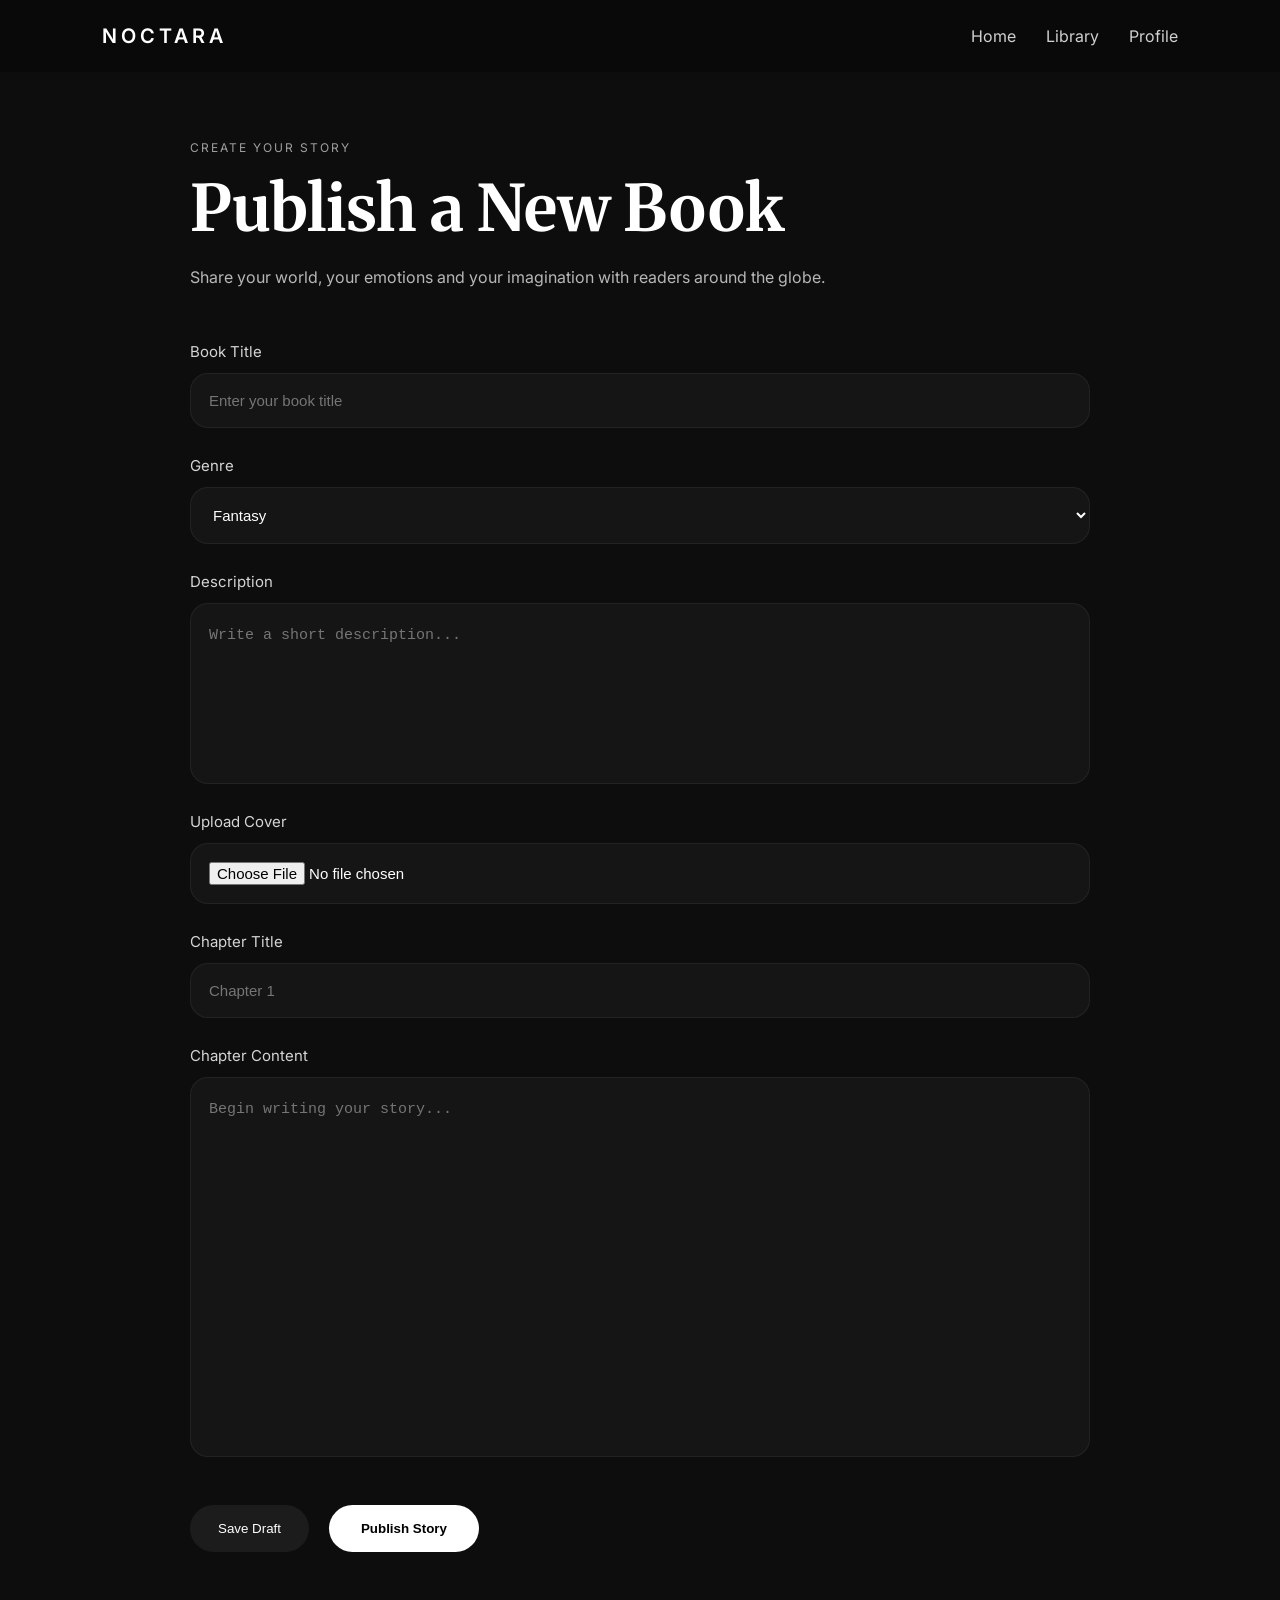
<file: upload.html>
<!DOCTYPE html>
<html lang="en">
<head>

  <meta charset="UTF-8"/>
  <meta name="viewport" content="width=device-width, initial-scale=1.0"/>

  <title>Upload Story</title>

  <link rel="stylesheet" href="style.css"/>

  <link rel="preconnect" href="https://fonts.googleapis.com">
  <link href="https://fonts.googleapis.com/css2?family=Inter:wght@300;400;500;600&family=Merriweather:wght@400;700&display=swap" rel="stylesheet">

</head>

<body>

  <nav class="navbar">

    <div class="logo">NOCTARA</div>

    <div class="nav-links">
      <a href="index.html">Home</a>
      <a href="#">Library</a>
      <a href="#">Profile</a>
    </div>

  </nav>

  <section class="upload-section">

    <div class="upload-container">

      <p class="upload-label">
        CREATE YOUR STORY
      </p>

      <h1>
        Publish a New Book
      </h1>

      <p class="upload-description">
        Share your world, your emotions and your imagination
        with readers around the globe.
      </p>

      <form class="upload-form">

        <div class="input-group">

          <label>Book Title</label>

          <input
            type="text"
            placeholder="Enter your book title"
          >

        </div>

        <div class="input-group">

          <label>Genre</label>

          <select>

            <option>Fantasy</option>
            <option>Romance</option>
            <option>Horror</option>
            <option>Sci-Fi</option>
            <option>Philosophy</option>

          </select>

        </div>

        <div class="input-group">

          <label>Description</label>

          <textarea
            rows="5"
            placeholder="Write a short description..."
          ></textarea>

        </div>

        <div class="input-group">

          <label>Upload Cover</label>

          <input type="file">

        </div>

        <div class="input-group">

          <label>Chapter Title</label>

          <input
            type="text"
            placeholder="Chapter 1"
          >

        </div>

        <div class="input-group">

          <label>Chapter Content</label>

          <textarea
            rows="12"
            placeholder="Begin writing your story..."
          ></textarea>

        </div>

        <div class="upload-buttons">

          <button type="button" class="draft-btn">
            Save Draft
          </button>

          <button type="submit" class="publish-btn">
            Publish Story
          </button>

        </div>

      </form>

    </div>

  </section>

</body>
</html>
</file>
<file: style.css>
*{
margin:0;
padding:0;
box-sizing:border-box;
}

body{
background:#0d0d0d;
color:white;
font-family:'Inter',sans-serif;
overflow-x:hidden;
}

/* NAVBAR */

.navbar{
width:100%;
padding:24px 8%;

display:flex;
justify-content:space-between;
align-items:center;

position:fixed;
top:0;

z-index:999;

backdrop-filter:blur(12px);
background:rgba(0,0,0,0.25);
}

.logo{
font-size:20px;
letter-spacing:4px;
font-weight:600;
}

.nav-links{
display:flex;
gap:30px;
}

.nav-links a{
color:#d0d0d0;
text-decoration:none;
transition:0.3s;
}

.nav-links a:hover{
color:white;
}

/* HERO */

.hero{
min-height:100vh;

display:flex;
align-items:center;

padding:0 8%;
}

.hero-content{
max-width:700px;
}

.small-text{
color:#8f8f8f;
margin-bottom:20px;

letter-spacing:2px;
text-transform:uppercase;

font-size:12px;
}

.hero h1{
font-size:72px;
line-height:1.1;

margin-bottom:24px;

font-family:'Merriweather',serif;
}

.hero-description{
color:#bcbcbc;
line-height:1.9;

font-size:18px;
}

.explore-btn{
margin-top:35px;

padding:16px 34px;

border:none;
border-radius:40px;

background:white;
color:black;

font-weight:600;
cursor:pointer;

transition:0.3s;
}

.explore-btn:hover{
transform:translateY(-3px);
}

/* BOOKS */

.books-section{
padding:100px 8%;
}

.books-section h2{
margin-bottom:40px;
font-size:34px;
}

.books-grid{
display:grid;
grid-template-columns:repeat(auto-fit,minmax(280px,1fr));
gap:30px;
}

.book-link{
text-decoration:none;
color:inherit;
}

.book-card{
background:#151515;

border-radius:24px;

overflow:hidden;

transition:0.4s;

border:1px solid rgba(255,255,255,0.05);
}

.book-card:hover{
transform:translateY(-10px);
}

.book-card img{
width:100%;
height:340px;
object-fit:cover;
}

.book-info{
padding:24px;
}

.book-info h3{
margin-bottom:14px;
font-size:24px;
}

.book-info p{
color:#b8b8b8;
line-height:1.7;

margin-bottom:18px;
}

.book-info span{
color:#8f8f8f;
font-size:14px;
}

/* READING PAGE */

.reading-progress{
position:fixed;
top:0;
left:0;

width:0%;
height:4px;

background:white;

z-index:99999;
}

.book-hero{
position:relative;

width:100%;
min-height:100vh;

display:flex;
align-items:center;

overflow:hidden;
}

.hero-cover{
position:absolute;

width:100%;
height:100%;

object-fit:cover;

filter:brightness(0.25);
}

.overlay{
position:absolute;

width:100%;
height:100%;

background:linear-gradient(
to bottom,
rgba(0,0,0,0.3),
rgba(0,0,0,0.9)
);

z-index:1;
}

.book-hero-content{
position:relative;
z-index:2;

padding:140px 8%;

max-width:800px;
}

.genre{
color:#bdbdbd;

margin-bottom:18px;

letter-spacing:2px;
text-transform:uppercase;

font-size:12px;
}

.book-hero-content h1{
font-size:72px;
line-height:1.1;

margin-bottom:18px;

font-family:'Merriweather',serif;
}

.author{
color:#d0d0d0;
margin-bottom:30px;
}

.description{
color:#b7b7b7;

line-height:1.9;
font-size:18px;
}

.start-reading-btn{
margin-top:40px;

padding:16px 34px;

border:none;
border-radius:40px;

background:white;
color:black;

font-weight:600;

cursor:pointer;

transition:0.3s;
}

.start-reading-btn:hover{
transform:translateY(-3px);
}

/* CHAPTER */

.chapter-section{
padding:100px 8%;

display:flex;
justify-content:center;
}

.chapter-container{
width:100%;
max-width:850px;
}

.chapter-header{
margin-bottom:60px;
}

.chapter-header span{
color:#9e9e9e;

letter-spacing:2px;
text-transform:uppercase;

font-size:13px;
}

.chapter-header h2{
margin-top:14px;

font-size:52px;

font-family:'Merriweather',serif;
}

.chapter-content p{
color:#d4d4d4;

font-size:21px;
line-height:2.2;

margin-bottom:40px;
}

/* MOBILE */

@media(max-width:768px){

.nav-links{
display:none;
}

.hero h1,
.book-hero-content h1{
font-size:46px;
}

.chapter-header h2{
font-size:34px;
}

.chapter-content p{
font-size:18px;
line-height:2;
}

}
/* SECTION TOP */

.section-top{
display:flex;
justify-content:space-between;
align-items:center;

gap:20px;

margin-bottom:30px;

flex-wrap:wrap;
}

.search-bar{
background:#151515;

border:1px solid rgba(255,255,255,0.06);

color:white;

padding:14px 18px;

border-radius:16px;

width:280px;

outline:none;

font-size:15px;
}

/* GENRES */

.genres{
display:flex;
gap:14px;

flex-wrap:wrap;

margin-bottom:40px;
}

.genre-btn{
background:#151515;

color:#cfcfcf;

border:none;

padding:12px 18px;

border-radius:30px;

cursor:pointer;

transition:0.3s;
}

.genre-btn:hover{
background:#222;
}

.genre-btn.active{
background:white;
color:black;
}

/* CONTINUE READING */

.continue-reading{
margin-bottom:60px;

background:#151515;

border:1px solid rgba(255,255,255,0.05);

border-radius:28px;

padding:35px;

display:flex;
justify-content:space-between;
align-items:center;

gap:20px;

flex-wrap:wrap;
}

.continue-text span{
color:#9f9f9f;

text-transform:uppercase;

letter-spacing:2px;

font-size:12px;
}

.continue-text h3{
margin-top:12px;
margin-bottom:10px;

font-size:32px;

font-family:'Merriweather', serif;
}

.continue-text p{
color:#b8b8b8;
}

.continue-btn{
padding:16px 28px;

border:none;
border-radius:40px;

background:white;
color:black;

font-weight:600;

cursor:pointer;

transition:0.3s;
}

.continue-btn:hover{
transform:translateY(-3px);
}

/* IMAGE HOVER */

.image-wrapper{
overflow:hidden;
}

.image-wrapper img{
transition:0.5s;
}

.book-card:hover img{
transform:scale(1.08);
}

/* MOBILE */

@media(max-width:768px){

.search-bar{
width:100%;
}

.continue-reading{
padding:28px;
}

.continue-text h3{
font-size:26px;
}
/* SCROLL REVEAL */

.hidden{
opacity:0;

transform:translateY(40px);

transition:
opacity 0.8s ease,
transform 0.8s ease;
}

.show{
opacity:1;

transform:translateY(0);
}

}
/* UPLOAD PAGE */

.upload-section{
min-height:100vh;

padding:140px 8% 100px;

display:flex;
justify-content:center;
}

.upload-container{
width:100%;
max-width:900px;
}

.upload-label{
color:#9f9f9f;

letter-spacing:2px;
text-transform:uppercase;

font-size:12px;

margin-bottom:18px;
}

.upload-container h1{
font-size:64px;

line-height:1.1;

margin-bottom:20px;

font-family:'Merriweather', serif;
}

.upload-description{
color:#b7b7b7;

line-height:1.8;

margin-bottom:50px;

max-width:650px;
}

.upload-form{
display:flex;
flex-direction:column;

gap:28px;
}

.input-group{
display:flex;
flex-direction:column;

gap:12px;
}

.input-group label{
color:#d5d5d5;

font-size:15px;
}

.input-group input,
.input-group textarea,
.input-group select{
background:#151515;

border:1px solid rgba(255,255,255,0.06);

color:white;

padding:18px;

border-radius:18px;

outline:none;

font-size:15px;

resize:none;
}

.input-group textarea{
line-height:1.9;
}

.upload-buttons{
display:flex;

gap:20px;

margin-top:20px;

flex-wrap:wrap;
}

.draft-btn{
background:#1c1c1c;

color:white;

border:none;

padding:16px 28px;

border-radius:40px;

cursor:pointer;

transition:0.3s;
}

.publish-btn{
background:white;

color:black;

border:none;

padding:16px 32px;

border-radius:40px;

font-weight:600;

cursor:pointer;

transition:0.3s;
}

.draft-btn:hover,
.publish-btn:hover{
transform:translateY(-3px);
}

@media(max-width:768px){

.upload-container h1{
font-size:44px;
}

}
/* PROFILE PAGE */

.profile-section{
min-height:100vh;

padding:160px 8% 100px;

display:flex;
align-items:center;
}

.profile-header{
width:100%;

display:flex;
gap:60px;

align-items:center;

flex-wrap:wrap;
}

.profile-image{
width:320px;
height:420px;

object-fit:cover;

border-radius:30px;

box-shadow:0 20px 60px rgba(0,0,0,0.5);
}

.profile-info{
flex:1;
min-width:300px;
}

.profile-tag{
color:#9f9f9f;

letter-spacing:2px;
text-transform:uppercase;

font-size:12px;

margin-bottom:18px;
}

.profile-info h1{
font-size:72px;

line-height:1.1;

margin-bottom:24px;

font-family:'Merriweather', serif;
}

.profile-bio{
color:#b7b7b7;

line-height:1.9;

max-width:700px;

margin-bottom:40px;

font-size:17px;
}

.profile-stats{
display:flex;

gap:20px;

flex-wrap:wrap;
}

.stat-box{
background:#151515;

border:1px solid rgba(255,255,255,0.05);

padding:24px 30px;

border-radius:24px;

min-width:140px;
}

.stat-box h3{
font-size:30px;

margin-bottom:8px;
}

.stat-box span{
color:#a5a5a5;
}

@media(max-width:768px){

.profile-info h1{
font-size:48px;
}

.profile-image{
width:100%;
height:400px;
}

}
/* AUTH PAGE */

.auth-section{
min-height:100vh;

display:flex;
justify-content:center;
align-items:center;

padding:40px 8%;
}

.auth-container{
width:100%;
max-width:520px;

background:#151515;

border:1px solid rgba(255,255,255,0.05);

border-radius:32px;

padding:50px;
}

.auth-label{
color:#9f9f9f;

letter-spacing:2px;
text-transform:uppercase;

font-size:12px;

margin-bottom:18px;
}

.auth-container h1{
font-size:56px;

line-height:1.1;

margin-bottom:20px;

font-family:'Merriweather', serif;
}

.auth-description{
color:#b7b7b7;

line-height:1.8;

margin-bottom:40px;
}

.auth-form{
display:flex;
flex-direction:column;

gap:24px;
}

.auth-options{
display:flex;

justify-content:space-between;
align-items:center;

gap:20px;

flex-wrap:wrap;
}

.remember-box{
display:flex;
align-items:center;

gap:10px;

color:#cfcfcf;

font-size:14px;
}

.auth-options a{
color:#bdbdbd;

text-decoration:none;

font-size:14px;
}

.login-btn{
margin-top:10px;

background:white;
color:black;

border:none;

padding:18px;

border-radius:40px;

font-weight:600;

cursor:pointer;

transition:0.3s;
}

.login-btn:hover{
transform:translateY(-3px);
}

.signup-text{
margin-top:30px;

color:#b7b7b7;

text-align:center;
}

.signup-text a{
color:white;

text-decoration:none;
}

@media(max-width:768px){

.auth-container{
padding:35px;
}

.auth-container h1{
font-size:42px;
}

}
.github-btn{
width:100%;

margin-top:15px;

background:#24292e;
color:white;

border:none;

padding:16px;

border-radius:40px;

cursor:pointer;

transition:0.3s;
}

.github-btn:hover{
transform:translateY(-3px);
}
</file>
